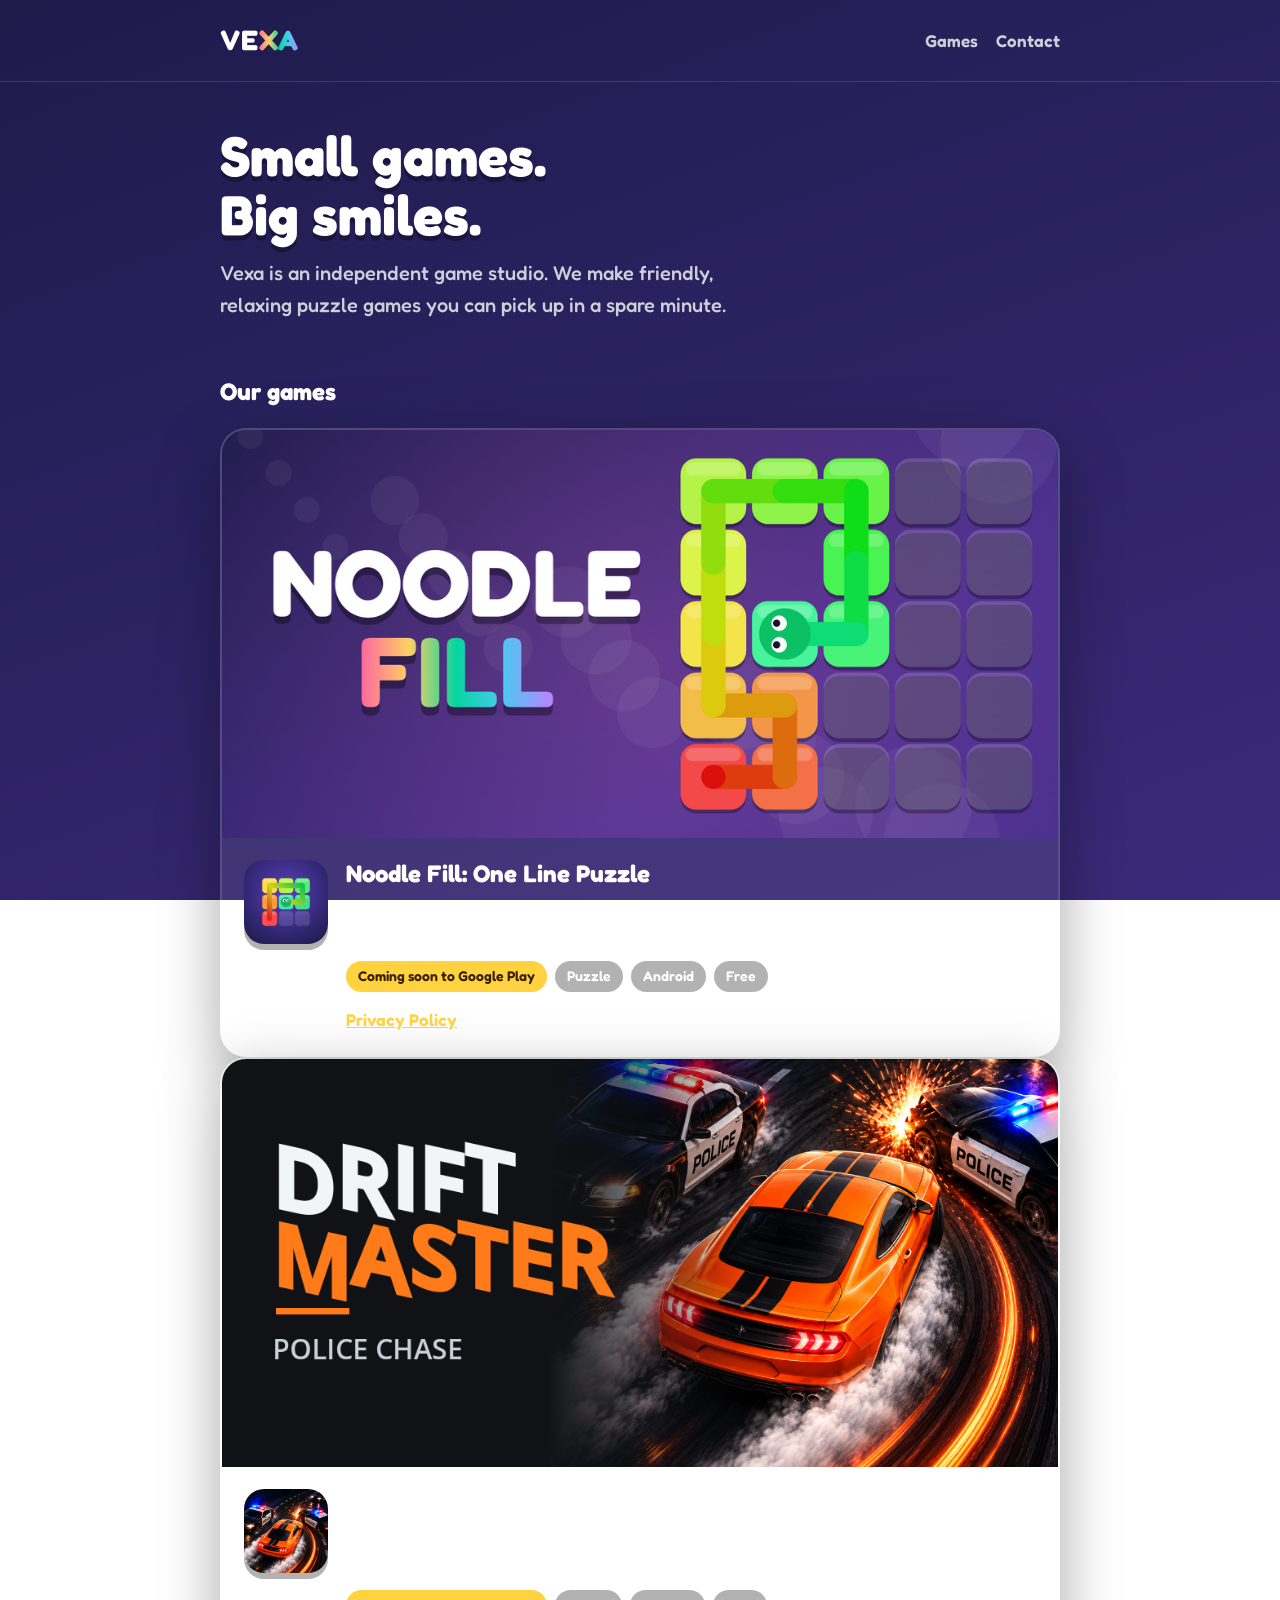
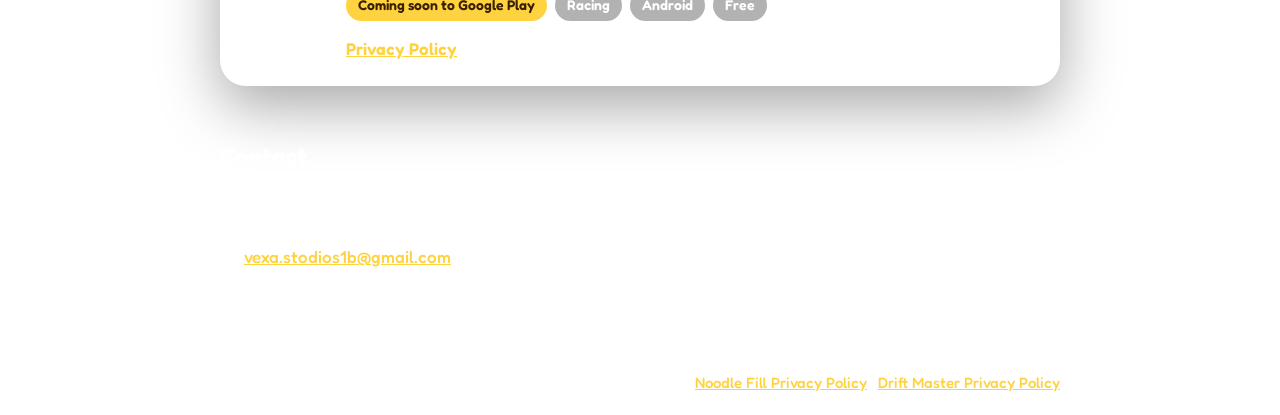
<file: index.html>
<!DOCTYPE html>
<html lang="en">
<head>
<meta charset="utf-8">
<meta name="viewport" content="width=device-width,initial-scale=1">
<title>Vexa – Game Studio</title>
<meta name="description" content="Vexa is an independent game studio making friendly, relaxing puzzle games for mobile.">
<link rel="icon" href="favicon.svg" type="image/svg+xml">
<link rel="stylesheet" href="style.css">
</head>
<body>
<header class="site"><div class="wrap">
  <a class="brand" href="./">VE<span>XA</span></a>
  <nav><a href="#games">Games</a><a href="#contact">Contact</a></nav>
</div></header>

<main><div class="wrap">
  <section class="hero">
    <h1>Small games.<br>Big smiles.</h1>
    <p>Vexa is an independent game studio. We make friendly, relaxing puzzle games you can pick up in a spare minute.</p>
  </section>

  <h2 class="section" id="games">Our games</h2>
  <article class="game">
    <img class="banner" src="images/noodle-fill-banner.png" width="1024" height="500" alt="Noodle Fill artwork: a rainbow noodle winding across a grid of tiles">
    <div class="body">
      <img class="icon" src="images/noodle-fill-icon.png" width="84" height="84" alt="Noodle Fill app icon">
      <div>
        <h3>Noodle Fill: One Line Puzzle</h3>
        <p>One line. Every box. No crossing. Drag your noodle across the board and fill every tile with a single stroke. Endless levels, a new Daily Puzzle every day, and no forced ads.</p>
        <div class="tags"><span class="tag soon">Coming soon to Google Play</span><span class="tag">Puzzle</span><span class="tag">Android</span><span class="tag">Free</span></div>
        <div class="links"><a href="noodle-fill/privacy/">Privacy Policy</a></div>
      </div>
    </div>
  </article>
  <article class="game">
    <img class="banner" src="images/drift-master-banner.png" width="1024" height="500" alt="Drift Master: Police Chase artwork: an orange muscle car drifting through smoke as two police cars chase it">
    <div class="body">
      <img class="icon" src="images/drift-master-icon.png" width="84" height="84" alt="Drift Master app icon">
      <div>
        <h3>Drift Master: Police Chase</h3>
        <p>Drift through the city, slip away from the police and make them crash into each other. Missions, maps and cars to unlock, and no forced ads.</p>
        <div class="tags"><span class="tag soon">Coming soon to Google Play</span><span class="tag">Racing</span><span class="tag">Android</span><span class="tag">Free</span></div>
        <div class="links"><a href="drift-master/privacy/">Privacy Policy</a></div>
      </div>
    </div>
  </article>

  <h2 class="section" id="contact">Contact</h2>
  <div class="contact">
    <p>Questions, feedback or support for any Vexa game:</p>
    <p><a href="mailto:vexa.stodios1b@gmail.com">vexa.stodios1b@gmail.com</a></p>
  </div>
</div></main>

<footer class="site"><div class="wrap">
  <span>© 2026 Vexa</span>
  <span><a href="noodle-fill/privacy/">Noodle Fill Privacy Policy</a> · <a href="drift-master/privacy/">Drift Master Privacy Policy</a></span>
</div></footer>
</body>
</html>
</file>
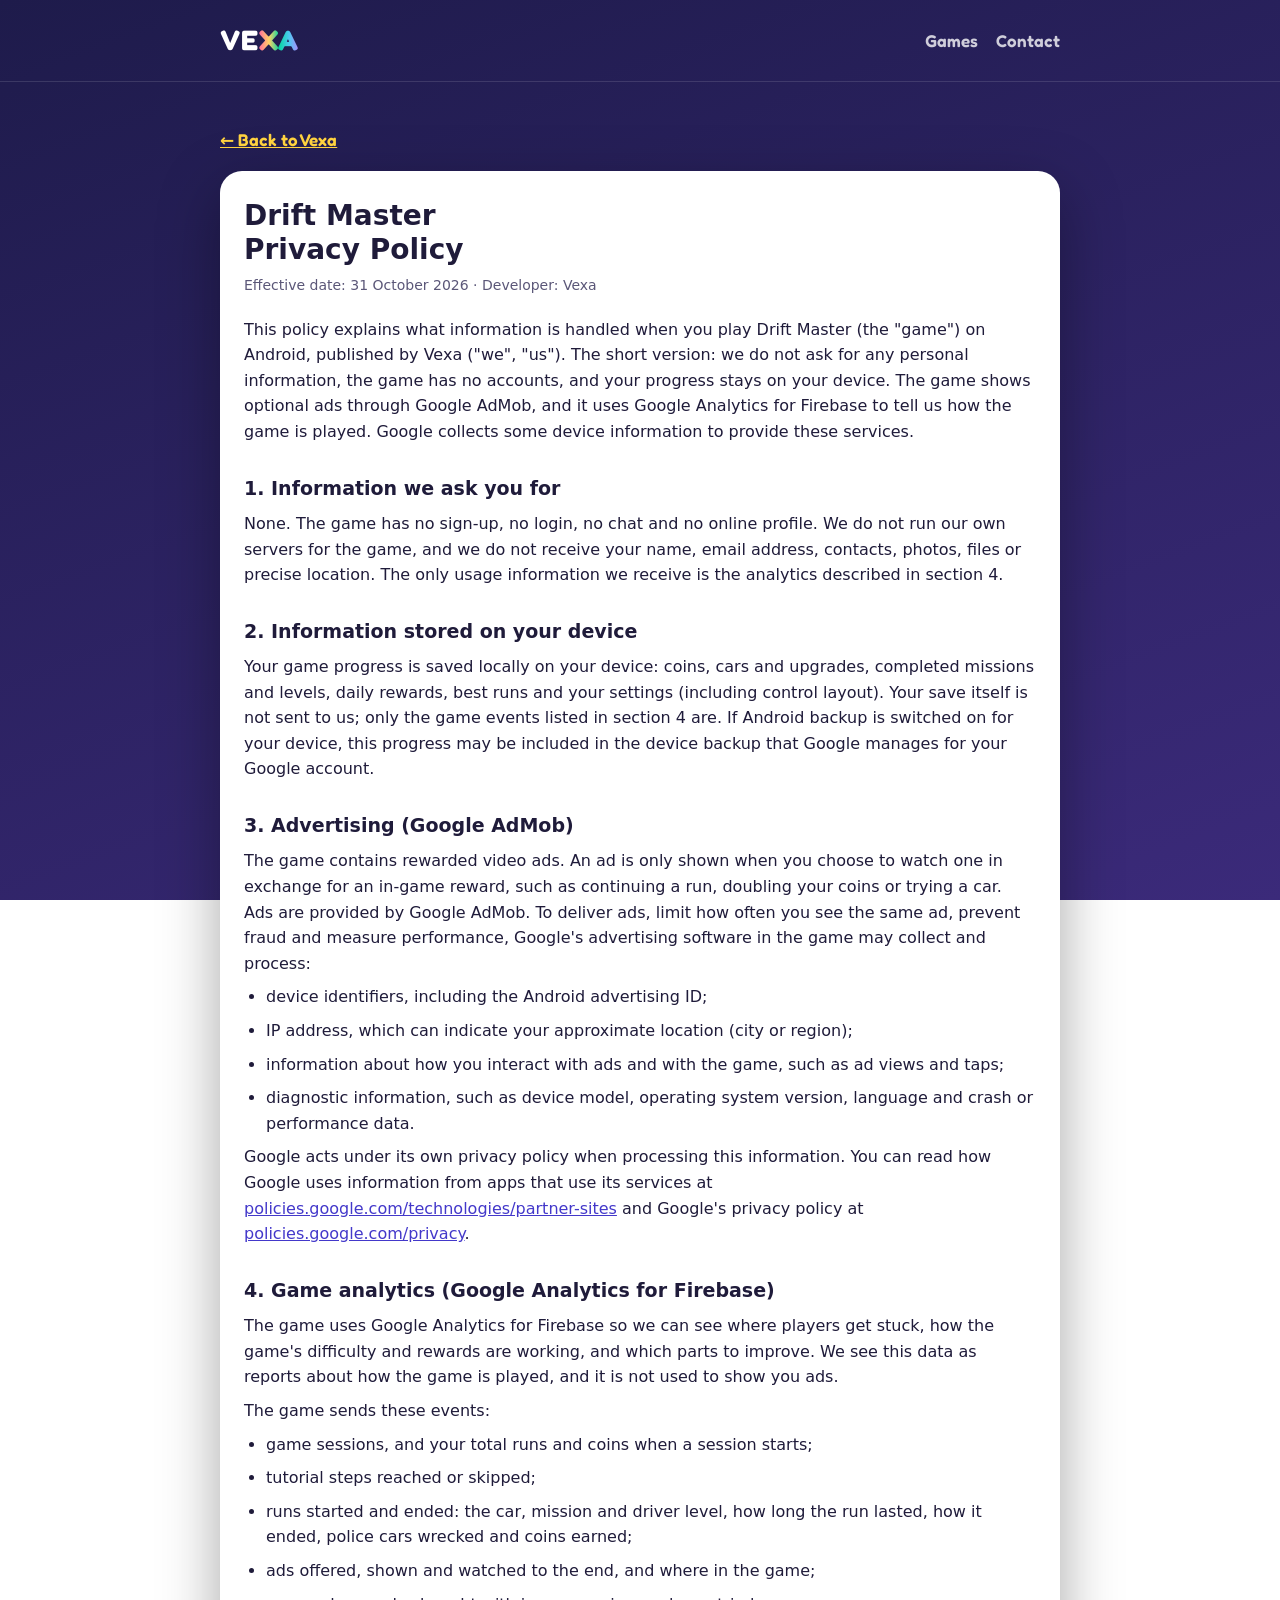
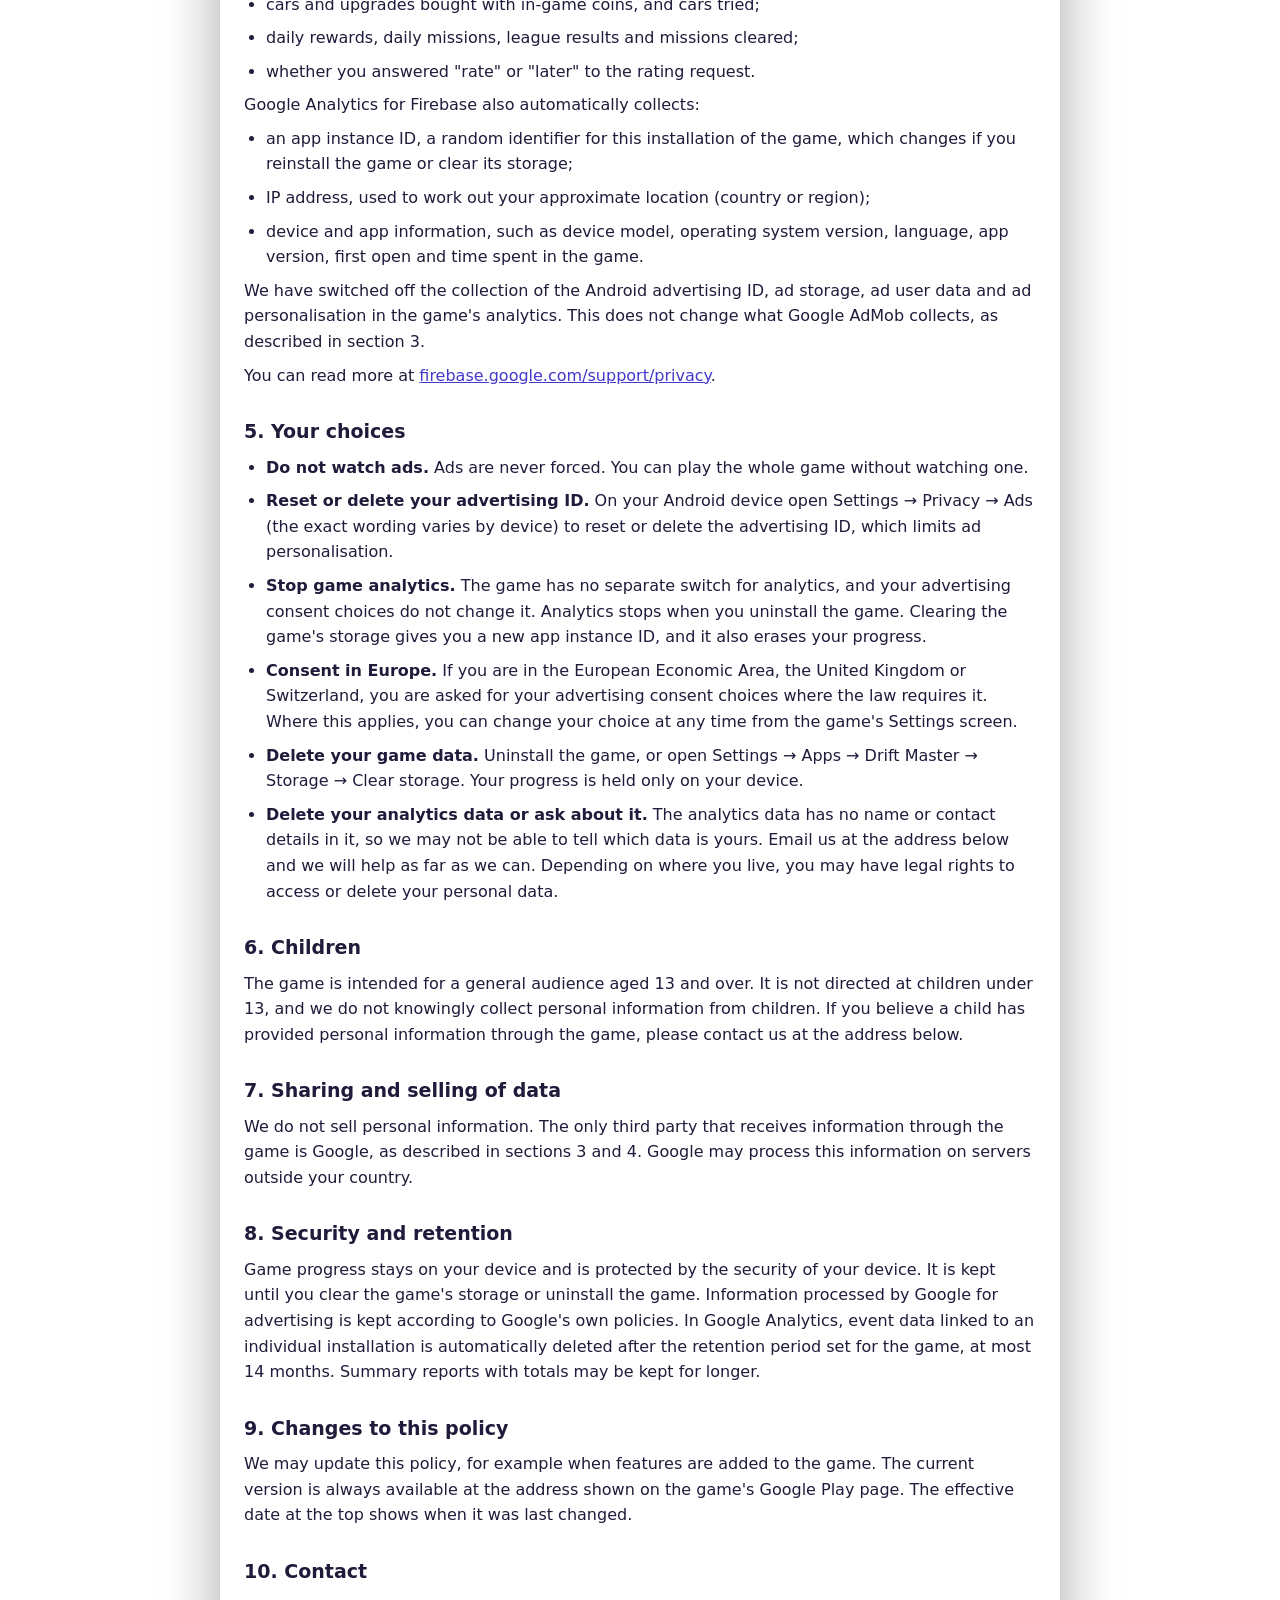
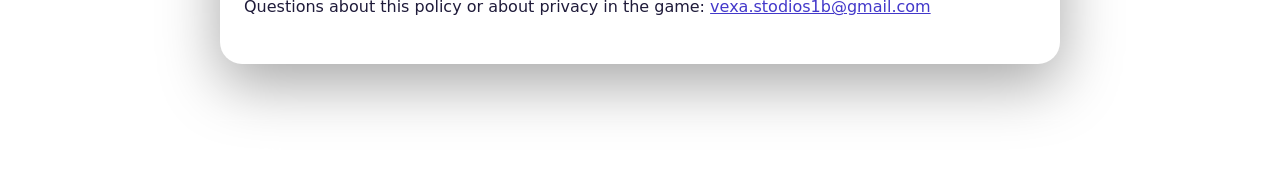
<file: drift-master/privacy/index.html>
<!DOCTYPE html>
<html lang="en">
<head>
<meta charset="utf-8">
<meta name="viewport" content="width=device-width,initial-scale=1">
<title>Drift Master – Privacy Policy | Vexa</title>
<meta name="description" content="Privacy policy for Drift Master by Vexa.">
<link rel="icon" href="../../favicon.svg" type="image/svg+xml">
<link rel="stylesheet" href="../../style.css">
</head>
<body>
<header class="site"><div class="wrap">
  <a class="brand" href="../../">VE<span>XA</span></a>
  <nav><a href="../../#games">Games</a><a href="../../#contact">Contact</a></nav>
</div></header>

<main><div class="wrap">
<a class="back" href="../../">← Back to Vexa</a>
<article class="sheet">
<h1>Drift Master<br>Privacy Policy</h1>
<p class="meta">Effective date: 31 October 2026 · Developer: Vexa</p>

<p>This policy explains what information is handled when you play Drift Master (the "game") on Android, published by Vexa ("we", "us"). The short version: we do not ask for any personal information, the game has no accounts, and your progress stays on your device. The game shows optional ads through Google AdMob, and it uses Google Analytics for Firebase to tell us how the game is played. Google collects some device information to provide these services.</p>

<h2>1. Information we ask you for</h2>
<p>None. The game has no sign-up, no login, no chat and no online profile. We do not run our own servers for the game, and we do not receive your name, email address, contacts, photos, files or precise location. The only usage information we receive is the analytics described in section 4.</p>

<h2>2. Information stored on your device</h2>
<p>Your game progress is saved locally on your device: coins, cars and upgrades, completed missions and levels, daily rewards, best runs and your settings (including control layout). Your save itself is not sent to us; only the game events listed in section 4 are. If Android backup is switched on for your device, this progress may be included in the device backup that Google manages for your Google account.</p>

<h2>3. Advertising (Google AdMob)</h2>
<p>The game contains rewarded video ads. An ad is only shown when you choose to watch one in exchange for an in-game reward, such as continuing a run, doubling your coins or trying a car. Ads are provided by Google AdMob. To deliver ads, limit how often you see the same ad, prevent fraud and measure performance, Google's advertising software in the game may collect and process:</p>
<ul>
  <li>device identifiers, including the Android advertising ID;</li>
  <li>IP address, which can indicate your approximate location (city or region);</li>
  <li>information about how you interact with ads and with the game, such as ad views and taps;</li>
  <li>diagnostic information, such as device model, operating system version, language and crash or performance data.</li>
</ul>
<p>Google acts under its own privacy policy when processing this information. You can read how Google uses information from apps that use its services at <a href="https://policies.google.com/technologies/partner-sites">policies.google.com/technologies/partner-sites</a> and Google's privacy policy at <a href="https://policies.google.com/privacy">policies.google.com/privacy</a>.</p>

<h2>4. Game analytics (Google Analytics for Firebase)</h2>
<p>The game uses Google Analytics for Firebase so we can see where players get stuck, how the game's difficulty and rewards are working, and which parts to improve. We see this data as reports about how the game is played, and it is not used to show you ads.</p>
<p>The game sends these events:</p>
<ul>
  <li>game sessions, and your total runs and coins when a session starts;</li>
  <li>tutorial steps reached or skipped;</li>
  <li>runs started and ended: the car, mission and driver level, how long the run lasted, how it ended, police cars wrecked and coins earned;</li>
  <li>ads offered, shown and watched to the end, and where in the game;</li>
  <li>cars and upgrades bought with in-game coins, and cars tried;</li>
  <li>daily rewards, daily missions, league results and missions cleared;</li>
  <li>whether you answered "rate" or "later" to the rating request.</li>
</ul>
<p>Google Analytics for Firebase also automatically collects:</p>
<ul>
  <li>an app instance ID, a random identifier for this installation of the game, which changes if you reinstall the game or clear its storage;</li>
  <li>IP address, used to work out your approximate location (country or region);</li>
  <li>device and app information, such as device model, operating system version, language, app version, first open and time spent in the game.</li>
</ul>
<p>We have switched off the collection of the Android advertising ID, ad storage, ad user data and ad personalisation in the game's analytics. This does not change what Google AdMob collects, as described in section 3.</p>
<p>You can read more at <a href="https://firebase.google.com/support/privacy">firebase.google.com/support/privacy</a>.</p>

<h2>5. Your choices</h2>
<ul>
  <li><strong>Do not watch ads.</strong> Ads are never forced. You can play the whole game without watching one.</li>
  <li><strong>Reset or delete your advertising ID.</strong> On your Android device open Settings → Privacy → Ads (the exact wording varies by device) to reset or delete the advertising ID, which limits ad personalisation.</li>
  <li><strong>Stop game analytics.</strong> The game has no separate switch for analytics, and your advertising consent choices do not change it. Analytics stops when you uninstall the game. Clearing the game's storage gives you a new app instance ID, and it also erases your progress.</li>
  <li><strong>Consent in Europe.</strong> If you are in the European Economic Area, the United Kingdom or Switzerland, you are asked for your advertising consent choices where the law requires it. Where this applies, you can change your choice at any time from the game's Settings screen.</li>
  <li><strong>Delete your game data.</strong> Uninstall the game, or open Settings → Apps → Drift Master → Storage → Clear storage. Your progress is held only on your device.</li>
  <li><strong>Delete your analytics data or ask about it.</strong> The analytics data has no name or contact details in it, so we may not be able to tell which data is yours. Email us at the address below and we will help as far as we can. Depending on where you live, you may have legal rights to access or delete your personal data.</li>
</ul>

<h2>6. Children</h2>
<p>The game is intended for a general audience aged 13 and over. It is not directed at children under 13, and we do not knowingly collect personal information from children. If you believe a child has provided personal information through the game, please contact us at the address below.</p>

<h2>7. Sharing and selling of data</h2>
<p>We do not sell personal information. The only third party that receives information through the game is Google, as described in sections 3 and 4. Google may process this information on servers outside your country.</p>

<h2>8. Security and retention</h2>
<p>Game progress stays on your device and is protected by the security of your device. It is kept until you clear the game's storage or uninstall the game. Information processed by Google for advertising is kept according to Google's own policies. In Google Analytics, event data linked to an individual installation is automatically deleted after the retention period set for the game, at most 14 months. Summary reports with totals may be kept for longer.</p>

<h2>9. Changes to this policy</h2>
<p>We may update this policy, for example when features are added to the game. The current version is always available at the address shown on the game's Google Play page. The effective date at the top shows when it was last changed.</p>

<h2>10. Contact</h2>
<p>Questions about this policy or about privacy in the game: <a href="mailto:vexa.stodios1b@gmail.com">vexa.stodios1b@gmail.com</a></p>
</article>
</div></main>

<footer class="site"><div class="wrap"><span>© 2026 Vexa</span></div></footer>
</body>
</html>
</file>
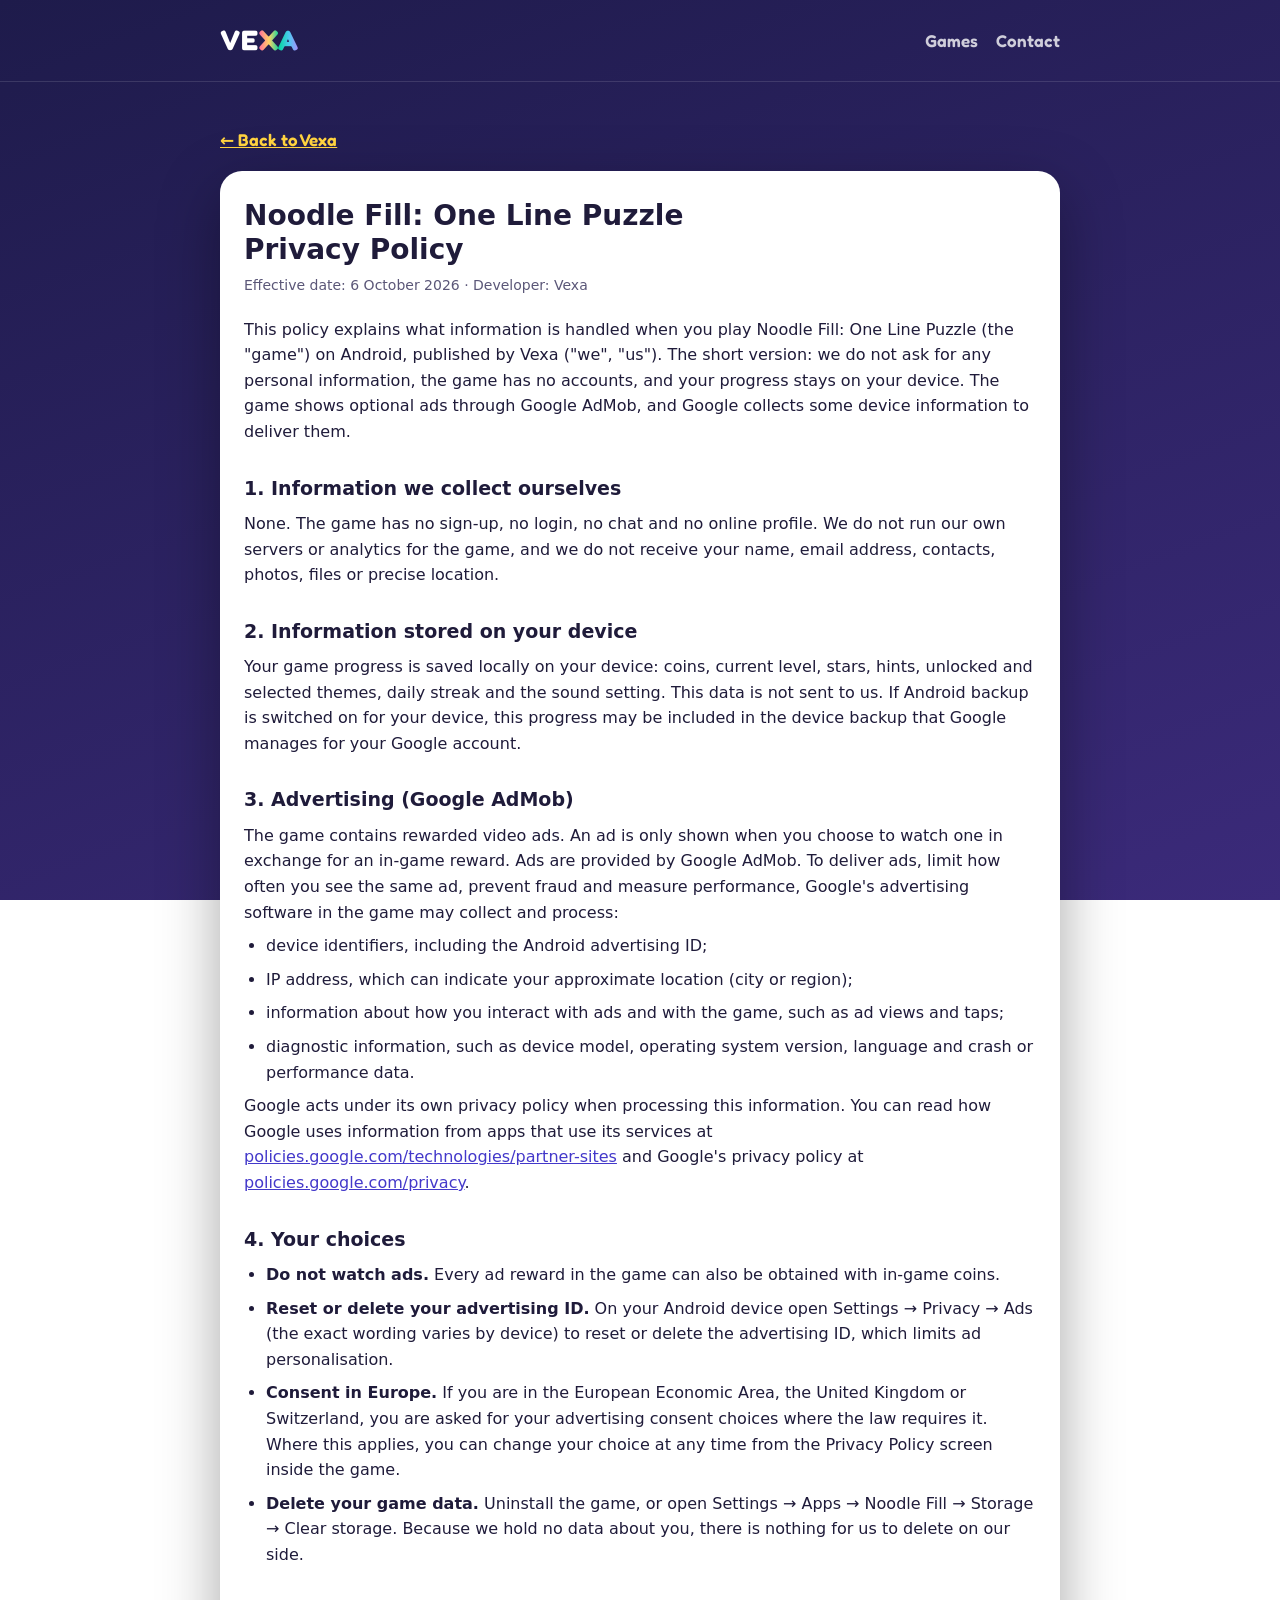
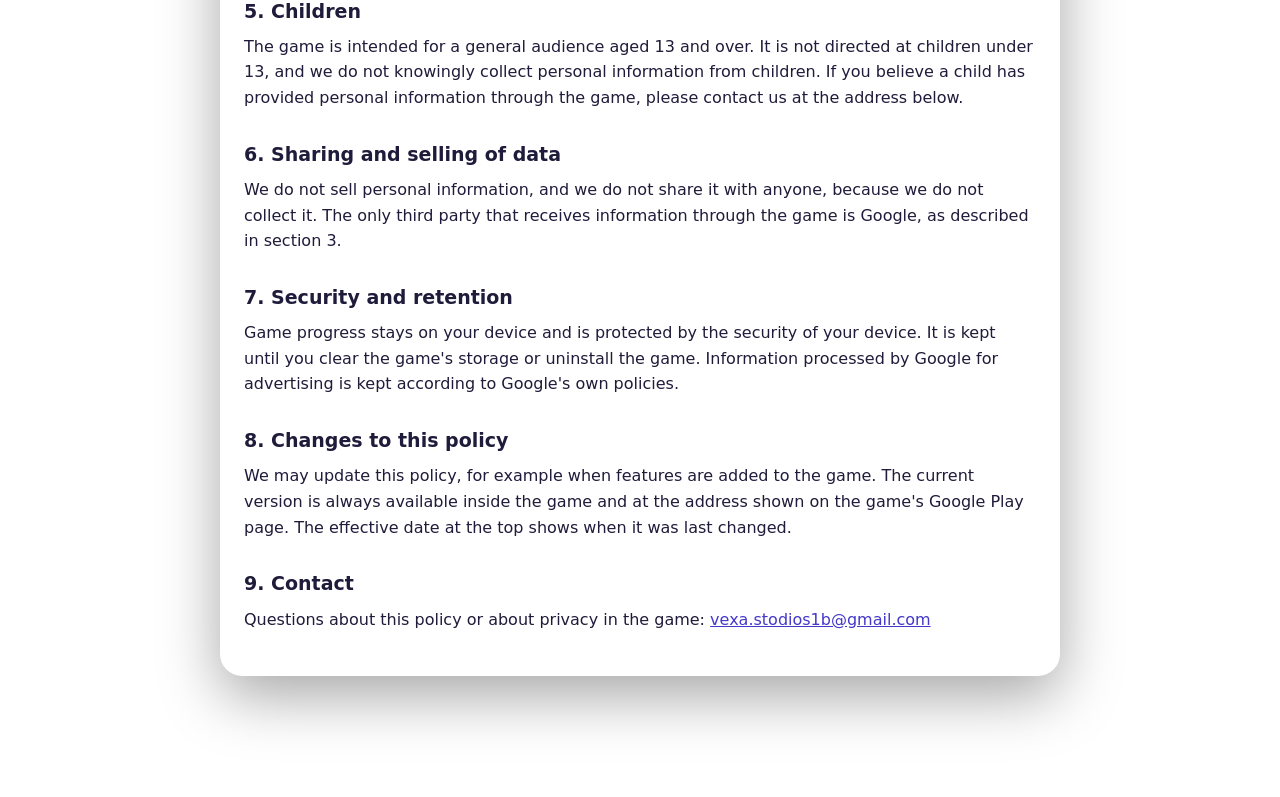
<file: noodle-fill/privacy/index.html>
<!DOCTYPE html>
<html lang="en">
<head>
<meta charset="utf-8">
<meta name="viewport" content="width=device-width,initial-scale=1">
<title>Noodle Fill – Privacy Policy | Vexa</title>
<meta name="description" content="Privacy policy for Noodle Fill: One Line Puzzle by Vexa.">
<link rel="icon" href="../../favicon.svg" type="image/svg+xml">
<link rel="stylesheet" href="../../style.css">
</head>
<body>
<header class="site"><div class="wrap">
  <a class="brand" href="../../">VE<span>XA</span></a>
  <nav><a href="../../#games">Games</a><a href="../../#contact">Contact</a></nav>
</div></header>

<main><div class="wrap">
<a class="back" href="../../">← Back to Vexa</a>
<article class="sheet">
<h1>Noodle Fill: One Line Puzzle<br>Privacy Policy</h1>
<p class="meta">Effective date: 6 October 2026 · Developer: Vexa</p>

<p>This policy explains what information is handled when you play Noodle Fill: One Line Puzzle (the "game") on Android, published by Vexa ("we", "us"). The short version: we do not ask for any personal information, the game has no accounts, and your progress stays on your device. The game shows optional ads through Google AdMob, and Google collects some device information to deliver them.</p>

<h2>1. Information we collect ourselves</h2>
<p>None. The game has no sign-up, no login, no chat and no online profile. We do not run our own servers or analytics for the game, and we do not receive your name, email address, contacts, photos, files or precise location.</p>

<h2>2. Information stored on your device</h2>
<p>Your game progress is saved locally on your device: coins, current level, stars, hints, unlocked and selected themes, daily streak and the sound setting. This data is not sent to us. If Android backup is switched on for your device, this progress may be included in the device backup that Google manages for your Google account.</p>

<h2>3. Advertising (Google AdMob)</h2>
<p>The game contains rewarded video ads. An ad is only shown when you choose to watch one in exchange for an in-game reward. Ads are provided by Google AdMob. To deliver ads, limit how often you see the same ad, prevent fraud and measure performance, Google's advertising software in the game may collect and process:</p>
<ul>
  <li>device identifiers, including the Android advertising ID;</li>
  <li>IP address, which can indicate your approximate location (city or region);</li>
  <li>information about how you interact with ads and with the game, such as ad views and taps;</li>
  <li>diagnostic information, such as device model, operating system version, language and crash or performance data.</li>
</ul>
<p>Google acts under its own privacy policy when processing this information. You can read how Google uses information from apps that use its services at <a href="https://policies.google.com/technologies/partner-sites">policies.google.com/technologies/partner-sites</a> and Google's privacy policy at <a href="https://policies.google.com/privacy">policies.google.com/privacy</a>.</p>

<h2>4. Your choices</h2>
<ul>
  <li><strong>Do not watch ads.</strong> Every ad reward in the game can also be obtained with in-game coins.</li>
  <li><strong>Reset or delete your advertising ID.</strong> On your Android device open Settings → Privacy → Ads (the exact wording varies by device) to reset or delete the advertising ID, which limits ad personalisation.</li>
  <li><strong>Consent in Europe.</strong> If you are in the European Economic Area, the United Kingdom or Switzerland, you are asked for your advertising consent choices where the law requires it. Where this applies, you can change your choice at any time from the Privacy Policy screen inside the game.</li>
  <li><strong>Delete your game data.</strong> Uninstall the game, or open Settings → Apps → Noodle Fill → Storage → Clear storage. Because we hold no data about you, there is nothing for us to delete on our side.</li>
</ul>

<h2>5. Children</h2>
<p>The game is intended for a general audience aged 13 and over. It is not directed at children under 13, and we do not knowingly collect personal information from children. If you believe a child has provided personal information through the game, please contact us at the address below.</p>

<h2>6. Sharing and selling of data</h2>
<p>We do not sell personal information, and we do not share it with anyone, because we do not collect it. The only third party that receives information through the game is Google, as described in section 3.</p>

<h2>7. Security and retention</h2>
<p>Game progress stays on your device and is protected by the security of your device. It is kept until you clear the game's storage or uninstall the game. Information processed by Google for advertising is kept according to Google's own policies.</p>

<h2>8. Changes to this policy</h2>
<p>We may update this policy, for example when features are added to the game. The current version is always available inside the game and at the address shown on the game's Google Play page. The effective date at the top shows when it was last changed.</p>

<h2>9. Contact</h2>
<p>Questions about this policy or about privacy in the game: <a href="mailto:vexa.stodios1b@gmail.com">vexa.stodios1b@gmail.com</a></p>
</article>
</div></main>

<footer class="site"><div class="wrap"><span>© 2026 Vexa</span></div></footer>
</body>
</html>
</file>
<file: style.css>
/* Vexa studio site. Fredoka (SIL OFL) is self-hosted so the pages make no third-party requests. */
@font-face{font-family:'Fredoka';font-style:normal;font-weight:500 700;font-display:swap;src:url(fonts/fredoka.woff2) format('woff2')}
:root{--bg:#1e1b4b;--bg2:#3b2a7a;--card:rgba(255,255,255,.07);--line:rgba(255,255,255,.12);--text:#fff;--soft:rgba(255,255,255,.78);--gold:#ffd23f;--green:#5eea7a}
*{box-sizing:border-box;margin:0;padding:0}
html{-webkit-text-size-adjust:100%}
body{min-height:100vh;font:500 17px/1.6 'Fredoka',system-ui,-apple-system,'Segoe UI',Roboto,sans-serif;color:var(--text);background:linear-gradient(160deg,var(--bg),var(--bg2)) fixed;display:flex;flex-direction:column}
a{color:var(--gold)}
a:focus-visible,.btn:focus-visible{outline:3px solid var(--gold);outline-offset:3px}
.wrap{width:100%;max-width:880px;margin:0 auto;padding:0 20px}
header.site{padding:18px 0;border-bottom:1px solid var(--line)}
header.site .wrap{display:flex;align-items:center;justify-content:space-between;gap:16px}
.brand{font-size:28px;font-weight:700;letter-spacing:1px;text-decoration:none;color:#fff}
.brand span{background:linear-gradient(90deg,#ff6b9d,#ffd166,#06d6a0,#4cc9f0,#b388ff);-webkit-background-clip:text;background-clip:text;color:transparent}
nav a{color:var(--soft);text-decoration:none;margin-left:18px;font-weight:600}
nav a:hover{color:#fff}
main{flex:1;padding:44px 0 56px}
.hero h1{font-size:clamp(34px,7vw,56px);line-height:1.05;font-weight:700;text-shadow:0 5px 0 rgba(0,0,0,.3)}
.hero p{font-size:20px;color:var(--soft);margin-top:14px;max-width:560px}
h2.section{font-size:24px;margin:52px 0 16px}
.game{display:grid;grid-template-columns:1fr;background:var(--card);border:2px solid var(--line);border-radius:26px;overflow:hidden;box-shadow:0 20px 60px rgba(0,0,0,.35)}
.game img.banner{display:block;width:100%;height:auto}
.game .body{padding:22px;display:flex;gap:18px;align-items:flex-start}
.game img.icon{width:84px;height:84px;border-radius:20px;flex:none;box-shadow:0 6px 0 rgba(0,0,0,.3)}
.game h3{font-size:24px;line-height:1.2}
.game p{color:var(--soft);margin-top:6px}
.tags{display:flex;flex-wrap:wrap;gap:8px;margin-top:12px}
.tag{font-size:14px;font-weight:600;padding:4px 12px;border-radius:999px;background:rgba(0,0,0,.3)}
.tag.soon{background:var(--gold);color:#3a2000}
.links{margin-top:14px;display:flex;flex-wrap:wrap;gap:16px;font-weight:600}
.contact{background:var(--card);border:2px solid var(--line);border-radius:22px;padding:22px}
.contact p{color:var(--soft)}
footer.site{border-top:1px solid var(--line);padding:20px 0;color:var(--soft);font-size:15px}
footer.site .wrap{display:flex;flex-wrap:wrap;gap:8px 20px;justify-content:space-between}
/* Legal pages: dark text on a light sheet for long reading */
.sheet{background:#fff;color:#1f1b3a;border-radius:22px;padding:28px 24px 36px;font-family:system-ui,-apple-system,'Segoe UI',Roboto,sans-serif;font-weight:400;font-size:16px;box-shadow:0 20px 60px rgba(0,0,0,.35)}
.sheet h1{font-size:28px;line-height:1.2;margin-bottom:4px}
.sheet h2{font-size:19px;margin:28px 0 6px}
.sheet p,.sheet li{margin:8px 0}
.sheet ul{padding-left:22px}
.sheet .meta{color:#5b5778;font-size:14px;margin-bottom:20px}
.sheet a{color:#4338ca}
.back{display:inline-block;margin-bottom:18px;font-weight:600}
@media (max-width:520px){.game .body{flex-direction:column}nav a{margin-left:12px}}
</file>
